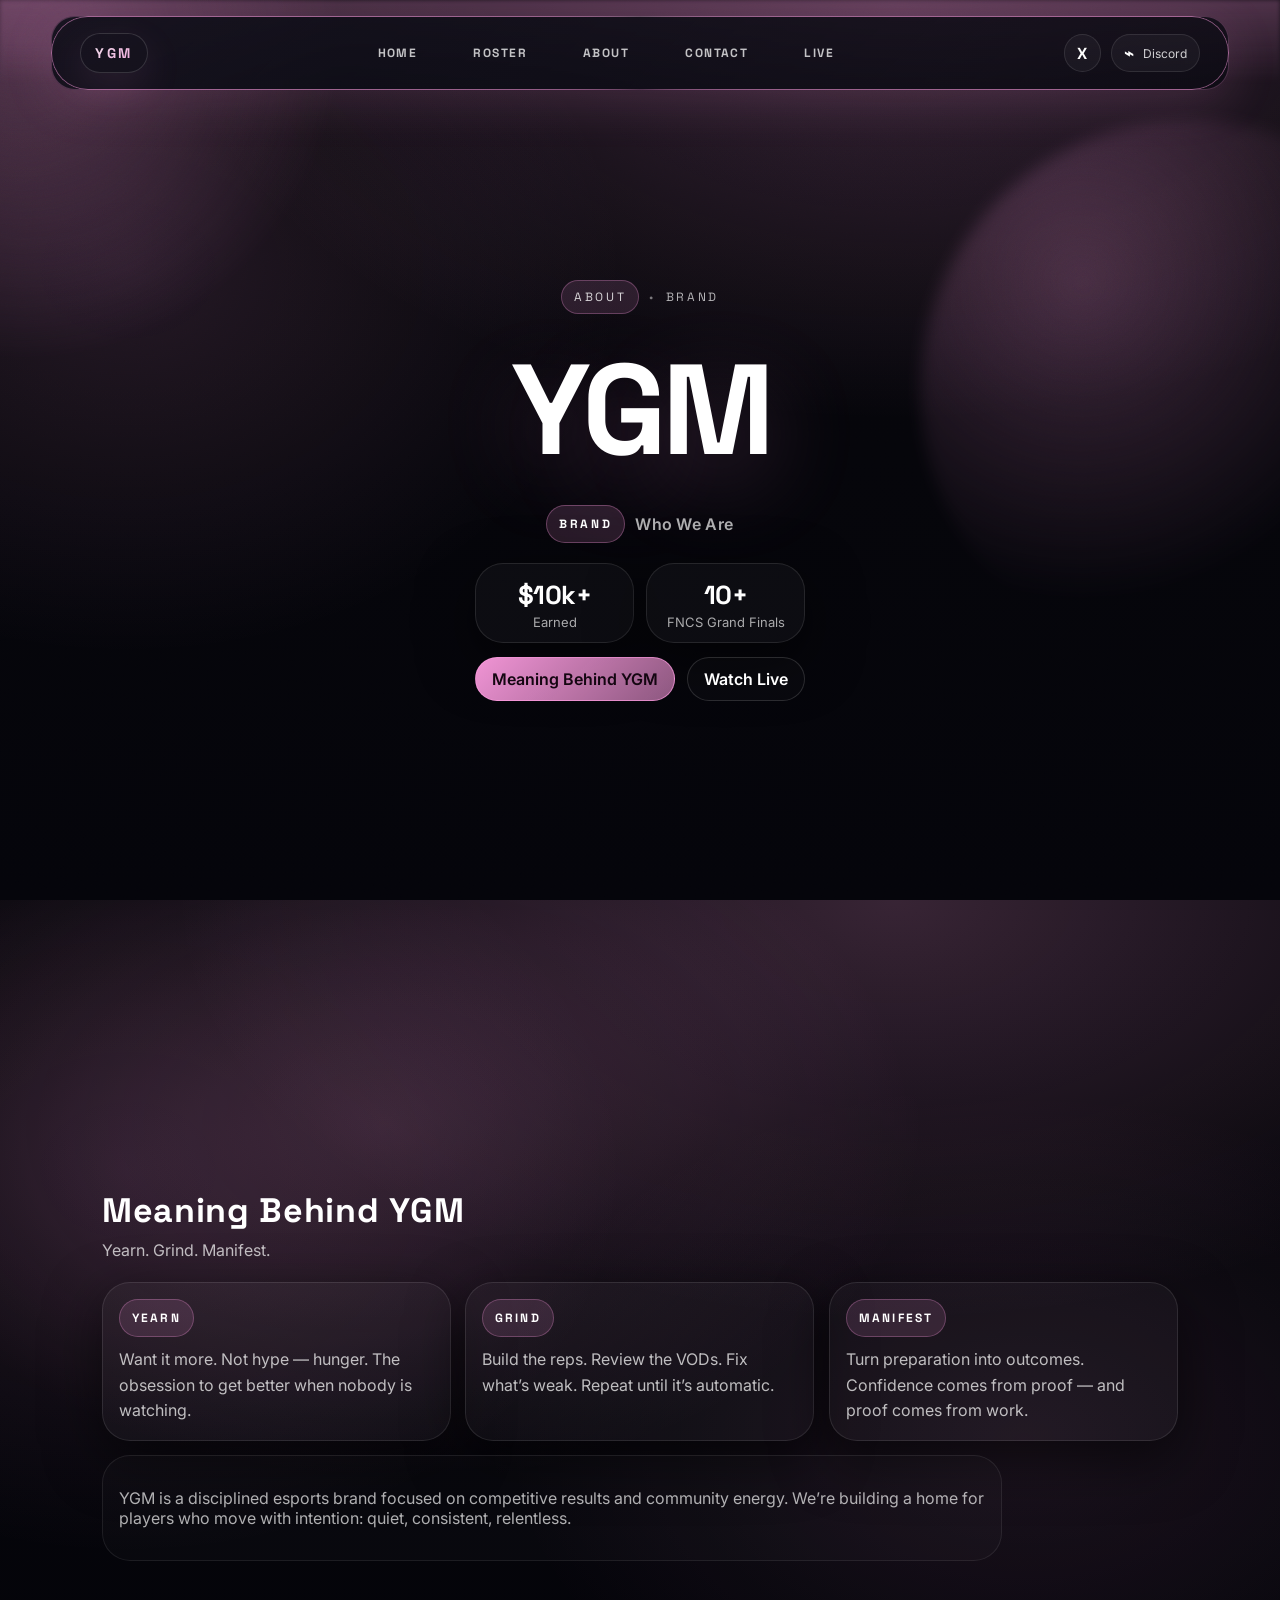
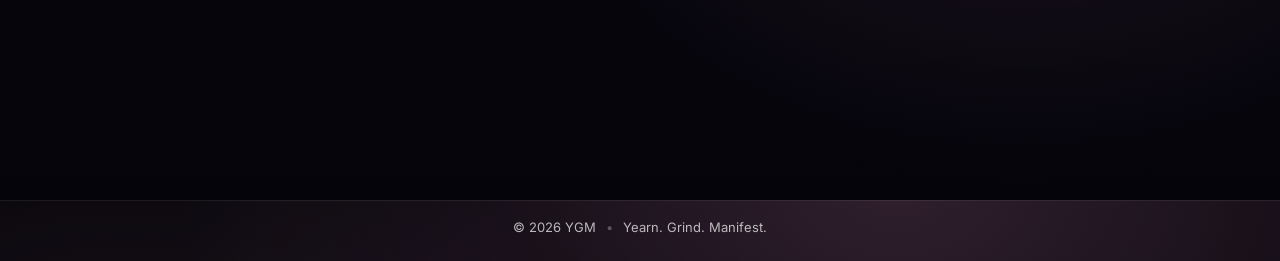
<file: about/index.html>
<!doctype html>
<html lang="en">
<head>
  <meta charset="UTF-8" />
  <meta name="viewport" content="width=device-width,initial-scale=1.0"/>
  <title>YGM — About</title>

  <link rel="preconnect" href="https://fonts.googleapis.com">
  <link rel="preconnect" href="https://fonts.gstatic.com" crossorigin>
  <link href="https://fonts.googleapis.com/css2?family=Space+Grotesk:wght@400;500;600;700;800;900&family=Inter:wght@400;500;600&display=swap" rel="stylesheet">

  <link rel="stylesheet" href="../styles.css"/>
</head>
<body>
   <div class="top-glow" aria-hidden="true"></div>

  <header class="nav-wrap">
    <nav class="nav pill">
      <a class="brand" href="../index.html#home" aria-label="YGM home">
        <span class="brand-text">YGM</span>
      </a>

      <div class="nav-links">
        <a href="../index.html#home" class="nav-link">Home</a>
        <a href="../roster.html" class="nav-link">Roster</a>
        <a href="../about.html" class="nav-link" is-active>About</a>
        <a href="../contact.html" class="nav-link">Contact</a>
        <a href="../index.html#live" class="nav-link">Live</a>
      </div>

      <div class="nav-actions">
        <a class="icon-btn" href="https://x.com/ygmbrand" target="_blank" rel="noreferrer" aria-label="X (Twitter)">
          <span class="icon">X</span>
        </a>
        <a class="icon-btn" href="https://discord.gg/zEQugFgn9f" target="_blank" rel="noreferrer" aria-label="Discord">
          <span class="icon">⌁</span>
          <span class="icon-sub">Discord</span>
        </a>
      </div>
    </nav>
  </header>

  <main>
    <!-- PAGE 1 -->
    <section class="section about-hero" id="about">
      <div class="about-bg" aria-hidden="true">
        <div class="sakura sakura-a"></div>
        <div class="sakura sakura-b"></div>
        <div class="grain"></div>
      </div>

      <div class="container">
        <div class="about-hero-inner">
          <div class="about-kicker reveal">
            <span class="kicker-pill">About</span>
            <span class="dot">•</span>
            <span class="kicker">Brand</span>
          </div>

          <h1 class="about-title reveal" data-delay="90">YGM</h1>

          <div class="about-subline reveal" data-delay="160">
            <span class="about-subtag">BRAND</span>
            <span class="about-subcopy">who we are</span>
          </div>

          <div class="about-stats reveal" data-delay="240">
            <div class="stat-box">
              <div class="stat-value">$10k+</div>
              <div class="stat-label">Earned</div>
            </div>
            <div class="stat-box">
              <div class="stat-value">10+</div>
              <div class="stat-label">FNCS Grand Finals</div>
            </div>
          </div>

          <div class="about-cta reveal" data-delay="320">
            <a class="btn primary" href="#meaning">Meaning Behind YGM</a>
            <a class="btn ghost" href="../index.html#live">Watch Live</a>
          </div>
        </div>
      </div>
    </section>

    <!-- PAGE 2 -->
    <section class="section about-meaning" id="meaning">
      <div class="meaning-bg" aria-hidden="true"></div>

      <div class="container">
        <div class="section-head reveal">
          <h2 class="section-title">Meaning Behind YGM</h2>
          <p class="section-sub">Yearn. Grind. Manifest.</p>
        </div>

        <div class="meaning-grid">
          <div class="meaning-card reveal">
            <div class="meaning-tag">Yearn</div>
            <p class="meaning-text">
              Want it more. Not hype — hunger. The obsession to get better when nobody is watching.
            </p>
          </div>

          <div class="meaning-card reveal" data-delay="90">
            <div class="meaning-tag">Grind</div>
            <p class="meaning-text">
              Build the reps. Review the VODs. Fix what’s weak. Repeat until it’s automatic.
            </p>
          </div>

          <div class="meaning-card reveal" data-delay="170">
            <div class="meaning-tag">Manifest</div>
            <p class="meaning-text">
              Turn preparation into outcomes. Confidence comes from proof — and proof comes from work.
            </p>
          </div>
        </div>

        <div class="meaning-wide reveal" data-delay="250">
          <p>
            YGM is a disciplined esports brand focused on competitive results and community energy.
            We’re building a home for players who move with intention: quiet, consistent, relentless.
          </p>
        </div>
      </div>
    </section>

    <footer class="footer">
      <div class="container footer-inner">
        <span>© <span id="year"></span> YGM</span>
        <span class="footer-dot">•</span>
        <span>Yearn. Grind. Manifest.</span>
      </div>
    </footer>
  </main>

  <script src="../app.js"></script>
</body>
</html>
</file>
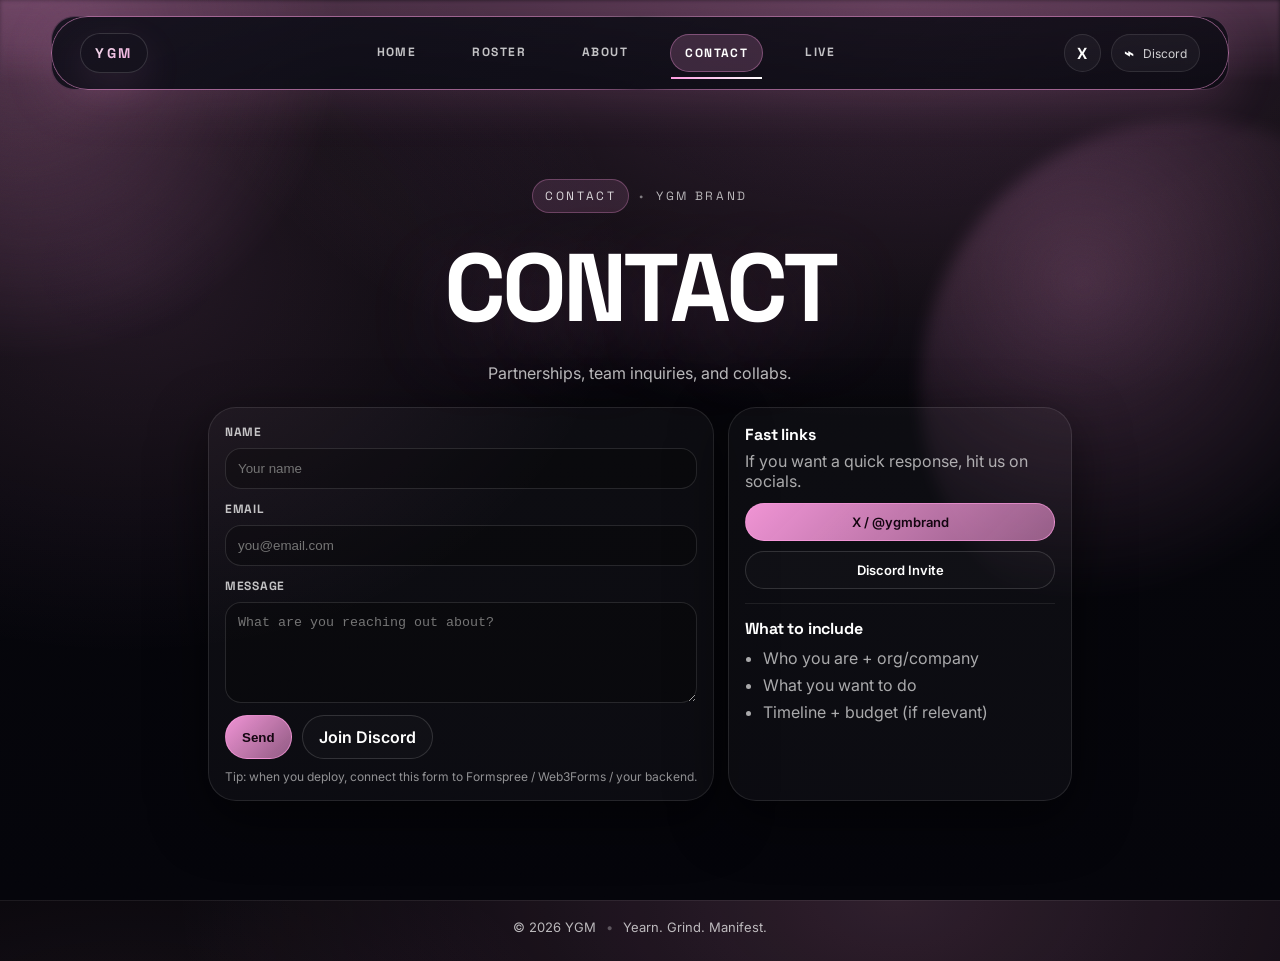
<file: contact/index.html>
<!doctype html>
<html lang="en">
<head>
  <meta charset="UTF-8" />
  <meta name="viewport" content="width=device-width,initial-scale=1.0"/>
  <title>YGM — Contact</title>

  <link rel="preconnect" href="https://fonts.googleapis.com">
  <link rel="preconnect" href="https://fonts.gstatic.com" crossorigin>
  <link href="https://fonts.googleapis.com/css2?family=Space+Grotesk:wght@400;500;600;700;800;900&family=Inter:wght@400;500;600&display=swap" rel="stylesheet">

  <link rel="stylesheet" href="../styles.css"/>
</head>
<body>
   <div class="top-glow" aria-hidden="true"></div>

  <header class="nav-wrap">
    <nav class="nav pill">
      <a class="brand" href="../index.html#home" aria-label="YGM home">
        <span class="brand-text">YGM</span>
      </a>

      <div class="nav-links">
        <a href="../index.html#home" class="nav-link">Home</a>
        <a href="../roster.html" class="nav-link">Roster</a>
        <a href="../about.html" class="nav-link">About</a>
        <a href="../contact.html" class="nav-link is-active">Contact</a>
        <a href="../index.html#live" class="nav-link">Live</a>
      </div>

      <div class="nav-actions">
        <a class="icon-btn" href="https://x.com/ygmbrand" target="_blank" rel="noreferrer" aria-label="X (Twitter)">
          <span class="icon">X</span>
        </a>
        <a class="icon-btn" href="https://discord.gg/zEQugFgn9f" target="_blank" rel="noreferrer" aria-label="Discord">
          <span class="icon">⌁</span>
          <span class="icon-sub">Discord</span>
        </a>
      </div>
    </nav>
  </header>

  <main>
    <section class="section contact-hero" id="contact">
      <div class="contact-bg" aria-hidden="true">
        <div class="sakura sakura-a"></div>
        <div class="sakura sakura-b"></div>
        <div class="grain"></div>
      </div>

      <div class="container">
        <div class="contact-inner">
          <div class="hero-kicker reveal">
            <span class="kicker-pill">Contact</span>
            <span class="dot">•</span>
            <span class="kicker">YGM Brand</span>
          </div>

          <h1 class="contact-title reveal" data-delay="90">CONTACT</h1>
          <p class="contact-sub reveal" data-delay="160">Partnerships, team inquiries, and collabs.</p>

          <div class="contact-grid">
            <form class="contact-card reveal" data-delay="240" onsubmit="event.preventDefault(); alert('Sent! (Hook this to your email service when ready)');">
              <div class="field">
                <label>Name</label>
                <input type="text" placeholder="Your name" required>
              </div>
              <div class="field">
                <label>Email</label>
                <input type="email" placeholder="you@email.com" required>
              </div>
              <div class="field">
                <label>Message</label>
                <textarea rows="5" placeholder="What are you reaching out about?" required></textarea>
              </div>

              <div class="contact-actions">
                <button class="btn primary" type="submit">Send</button>
                <a class="btn ghost" href="https://discord.gg/zEQugFgn9f" target="_blank" rel="noreferrer">Join Discord</a>
              </div>

              <div class="mini-note">
                Tip: when you deploy, connect this form to Formspree / Web3Forms / your backend.
              </div>
            </form>

            <aside class="contact-card side reveal" data-delay="320">
              <div class="side-title">Fast links</div>
              <p class="side-sub">If you want a quick response, hit us on socials.</p>
              <div class="side-links">
                <a class="btn primary small" href="https://x.com/ygmbrand" target="_blank" rel="noreferrer">X / @ygmbrand</a>
                <a class="btn ghost small" href="https://discord.gg/zEQugFgn9f" target="_blank" rel="noreferrer">Discord Invite</a>
              </div>

              <div class="divider"></div>

              <div class="side-title">What to include</div>
              <ul class="side-list">
                <li>Who you are + org/company</li>
                <li>What you want to do</li>
                <li>Timeline + budget (if relevant)</li>
              </ul>
            </aside>
          </div>
        </div>
      </div>
    </section>

    <footer class="footer">
      <div class="container footer-inner">
        <span>© <span id="year"></span> YGM</span>
        <span class="footer-dot">•</span>
        <span>Yearn. Grind. Manifest.</span>
      </div>
    </footer>
  </main>

  <script src="../app.js"></script>
</body>
</html>
</file>
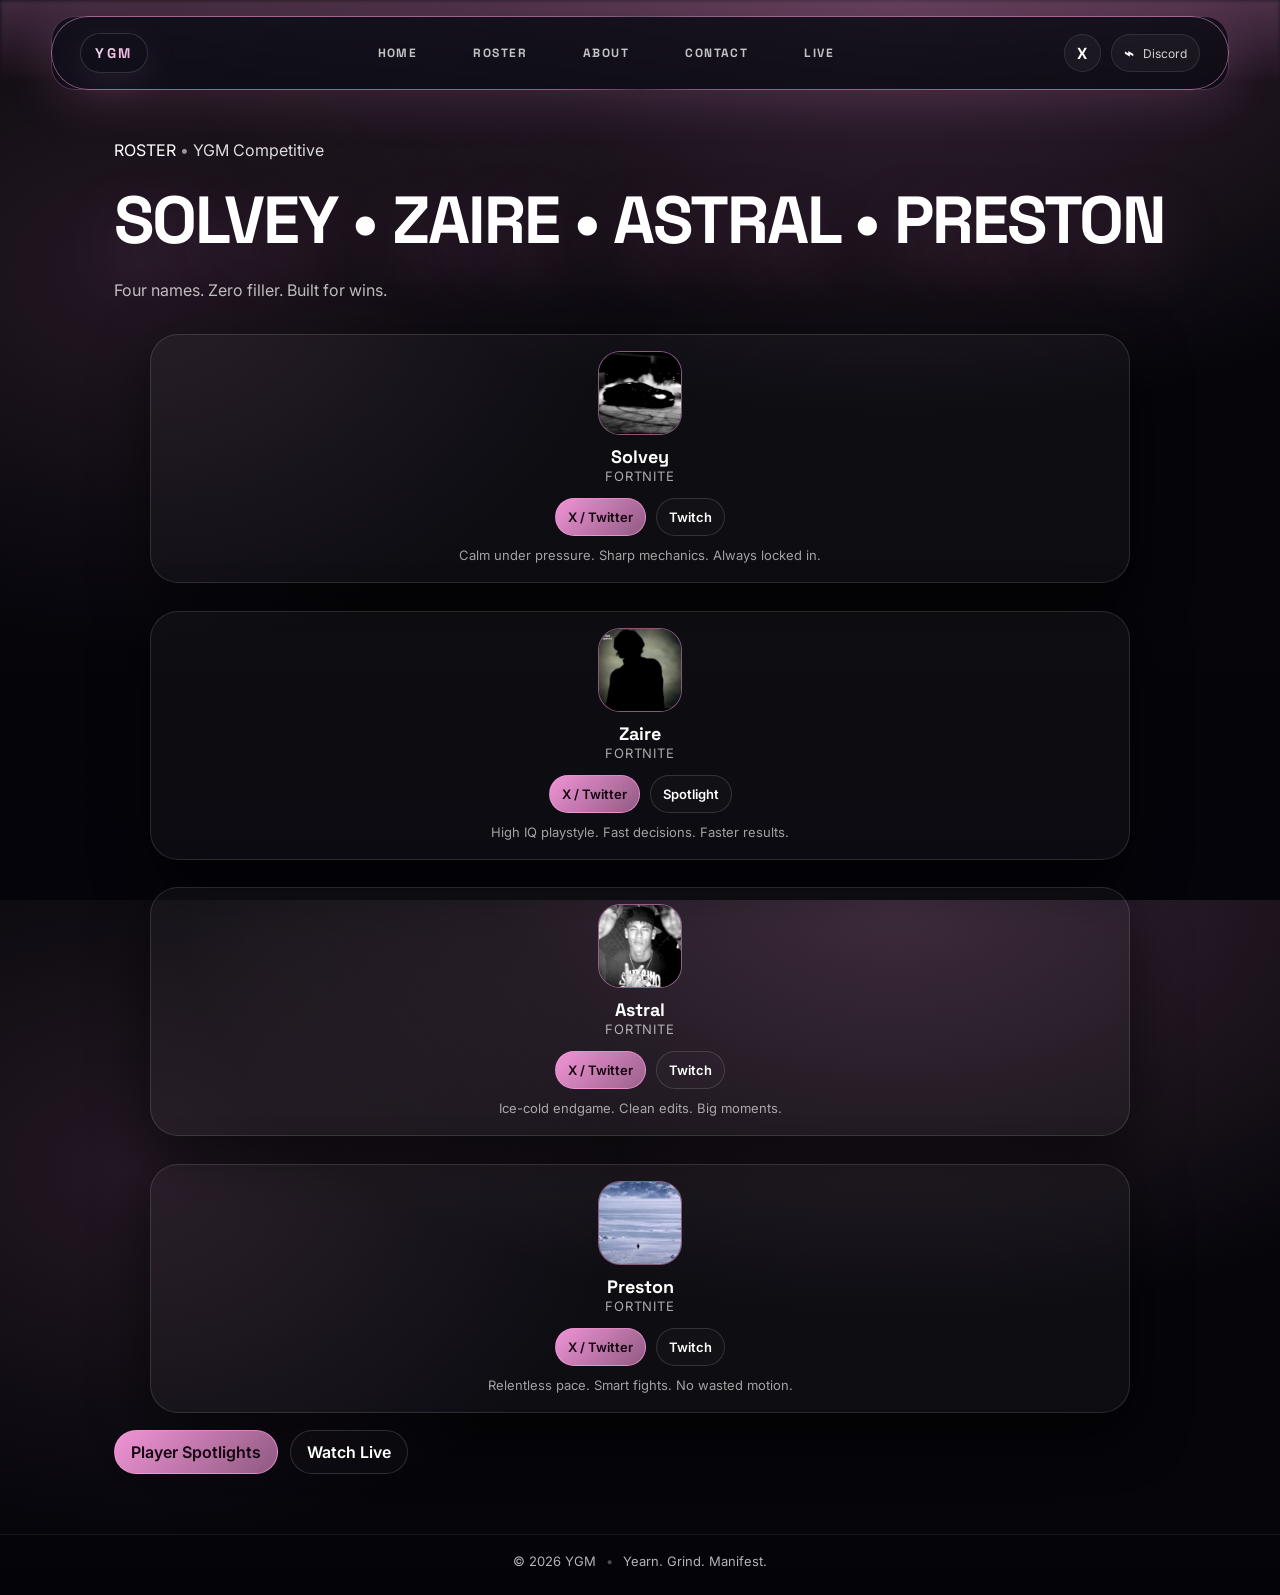
<file: roster/index.html>
<!doctype html>
<html lang="en">
<head>
  <meta charset="UTF-8" />
  <meta name="viewport" content="width=device-width,initial-scale=1.0"/>
  <title>YGM — Roster</title>

  <link rel="preconnect" href="https://fonts.googleapis.com">
  <link rel="preconnect" href="https://fonts.gstatic.com" crossorigin>
  <link href="https://fonts.googleapis.com/css2?family=Space+Grotesk:wght@400;500;600;700;800;900&family=Inter:wght@400;500;600&display=swap" rel="stylesheet">

  <link rel="stylesheet" href="../styles.css"/>
</head>
<body>
   <div class="top-glow" aria-hidden="true"></div>

  <header class="nav-wrap">
    <nav class="nav pill">
      <a class="brand" href="../index.html#home" aria-label="YGM home">
        <span class="brand-text">YGM</span>
      </a>

      <div class="nav-links">
        <a href="../index.html#home" class="nav-link">Home</a>
        <a href="../roster.html" class="nav-link" is-active>Roster</a>
        <a href="../about.html" class="nav-link">About</a>
        <a href="../contact.html" class="nav-link">Contact</a>
        <a href="../index.html#live" class="nav-link">Live</a>
      </div>

      <div class="nav-actions">
        <a class="icon-btn" href="https://x.com/ygmbrand" target="_blank" rel="noreferrer" aria-label="X (Twitter)">
          <span class="icon">X</span>
        </a>
        <a class="icon-btn" href="https://discord.gg/zEQugFgn9f" target="_blank" rel="noreferrer" aria-label="Discord">
          <span class="icon">⌁</span>
          <span class="icon-sub">Discord</span>
        </a>
      </div>
    </nav>
  </header>

  <main>
    <!-- ROSTER (SAME SCREEN) -->
    
    <section class="section roster-hero" id="top">
      <div class="container">
        <div class="hero-inner">
          <div class="kicker-row reveal" data-delay="0">
            <span class="pill">ROSTER</span>
            <span class="dot">•</span>
            <span class="kicker">YGM Competitive</span>
          </div>

          <h1 class="roster-title reveal" data-delay="90">SOLVEY • ZAIRE • ASTRAL • PRESTON</h1>
          <p class="hero-sub reveal" data-delay="170">Four names. Zero filler. Built for wins.</p>

          <div class="roster-inline reveal" data-delay="260">
            <div class="roster-grid">
              <!-- Solvey -->
              <article class="player-card reveal">
                <div class="player-top">
                  <div class="player-pfp">
                    <img src="../assets/pfp-solvey.jpg" alt="Solvey profile picture">
                  </div>
                  <div class="player-meta">
                    <div class="player-name">Solvey</div>
                    <div class="player-role">FORTNITE</div>
                  </div>
                </div>

                <div class="player-actions">
                  <a class="btn primary small" href="https://x.com/solveyfn6" target="_blank" rel="noreferrer">X / Twitter</a>
                  <a class="btn ghost small" href="https://www.twitch.tv/solveyfn" target="_blank" rel="noreferrer">Twitch</a>
                </div>

                <div class="player-bio">Calm under pressure. Sharp mechanics. Always locked in.</div>
              </article>

              <!-- Zaire -->
              <article class="player-card reveal" data-delay="80">
                <div class="player-top">
                  <div class="player-pfp">
                    <img src="../assets/pfp-zaire.jpg" alt="Zaire profile picture">
                  </div>
                  <div class="player-meta">
                    <div class="player-name">Zaire</div>
                    <div class="player-role">FORTNITE</div>
                  </div>
                </div>

                <div class="player-actions">
                  <a class="btn primary small" href="https://x.com/AyyZaire" target="_blank" rel="noreferrer">X / Twitter</a>
                  <a class="btn ghost small" href="../index.html#spotlights" rel="noreferrer">Spotlight</a>
                </div>

                <div class="player-bio">High IQ playstyle. Fast decisions. Faster results.</div>
              </article>

              <!-- Astral -->
              <article class="player-card reveal" data-delay="160">
                <div class="player-top">
                  <div class="player-pfp">
                    <img src="../assets/pfp-astral.jpg" alt="Astral profile picture">
                  </div>
                  <div class="player-meta">
                    <div class="player-name">Astral</div>
                    <div class="player-role">FORTNITE</div>
                  </div>
                </div>

                <div class="player-actions">
                  <a class="btn primary small" href="https://x.com/astralfnt" target="_blank" rel="noreferrer">X / Twitter</a>
                  <a class="btn ghost small" href="https://www.twitch.tv/astrlfnt" target="_blank" rel="noreferrer">Twitch</a>
                </div>

                <div class="player-bio">Ice-cold endgame. Clean edits. Big moments.</div>
              </article>

              <!-- Preston -->
              <article class="player-card reveal" data-delay="240">
                <div class="player-top">
                  <div class="player-pfp">
                    <img src="../assets/pfp-preston.jpg" alt="Preston profile picture">
                  </div>
                  <div class="player-meta">
                    <div class="player-name">Preston</div>
                    <div class="player-role">FORTNITE</div>
                  </div>
                </div>

                <div class="player-actions">
                  <a class="btn primary small" href="https://x.com/preston4321__" target="_blank" rel="noreferrer">X / Twitter</a>
                  <a class="btn ghost small" href="https://www.twitch.tv/preston4321_" target="_blank" rel="noreferrer">Twitch</a>
                </div>

                <div class="player-bio">Relentless pace. Smart fights. No wasted motion.</div>
              </article>
            </div>
          </div>

          <div class="hero-cta reveal" data-delay="340">
            <a class="btn primary" href="../index.html#spotlights">Player Spotlights</a>
            <a class="btn ghost" href="../index.html#live">Watch Live</a>
          </div>
        </div>
      </div>
    </section>


    <footer class="footer">
      <div class="container footer-inner">
        <span>© <span id="year"></span> YGM</span>
        <span class="footer-dot">•</span>
        <span>Yearn. Grind. Manifest.</span>
      </div>
    </footer>
  </main>

  <script src="../app.js"></script>
</body>
</html>
</file>
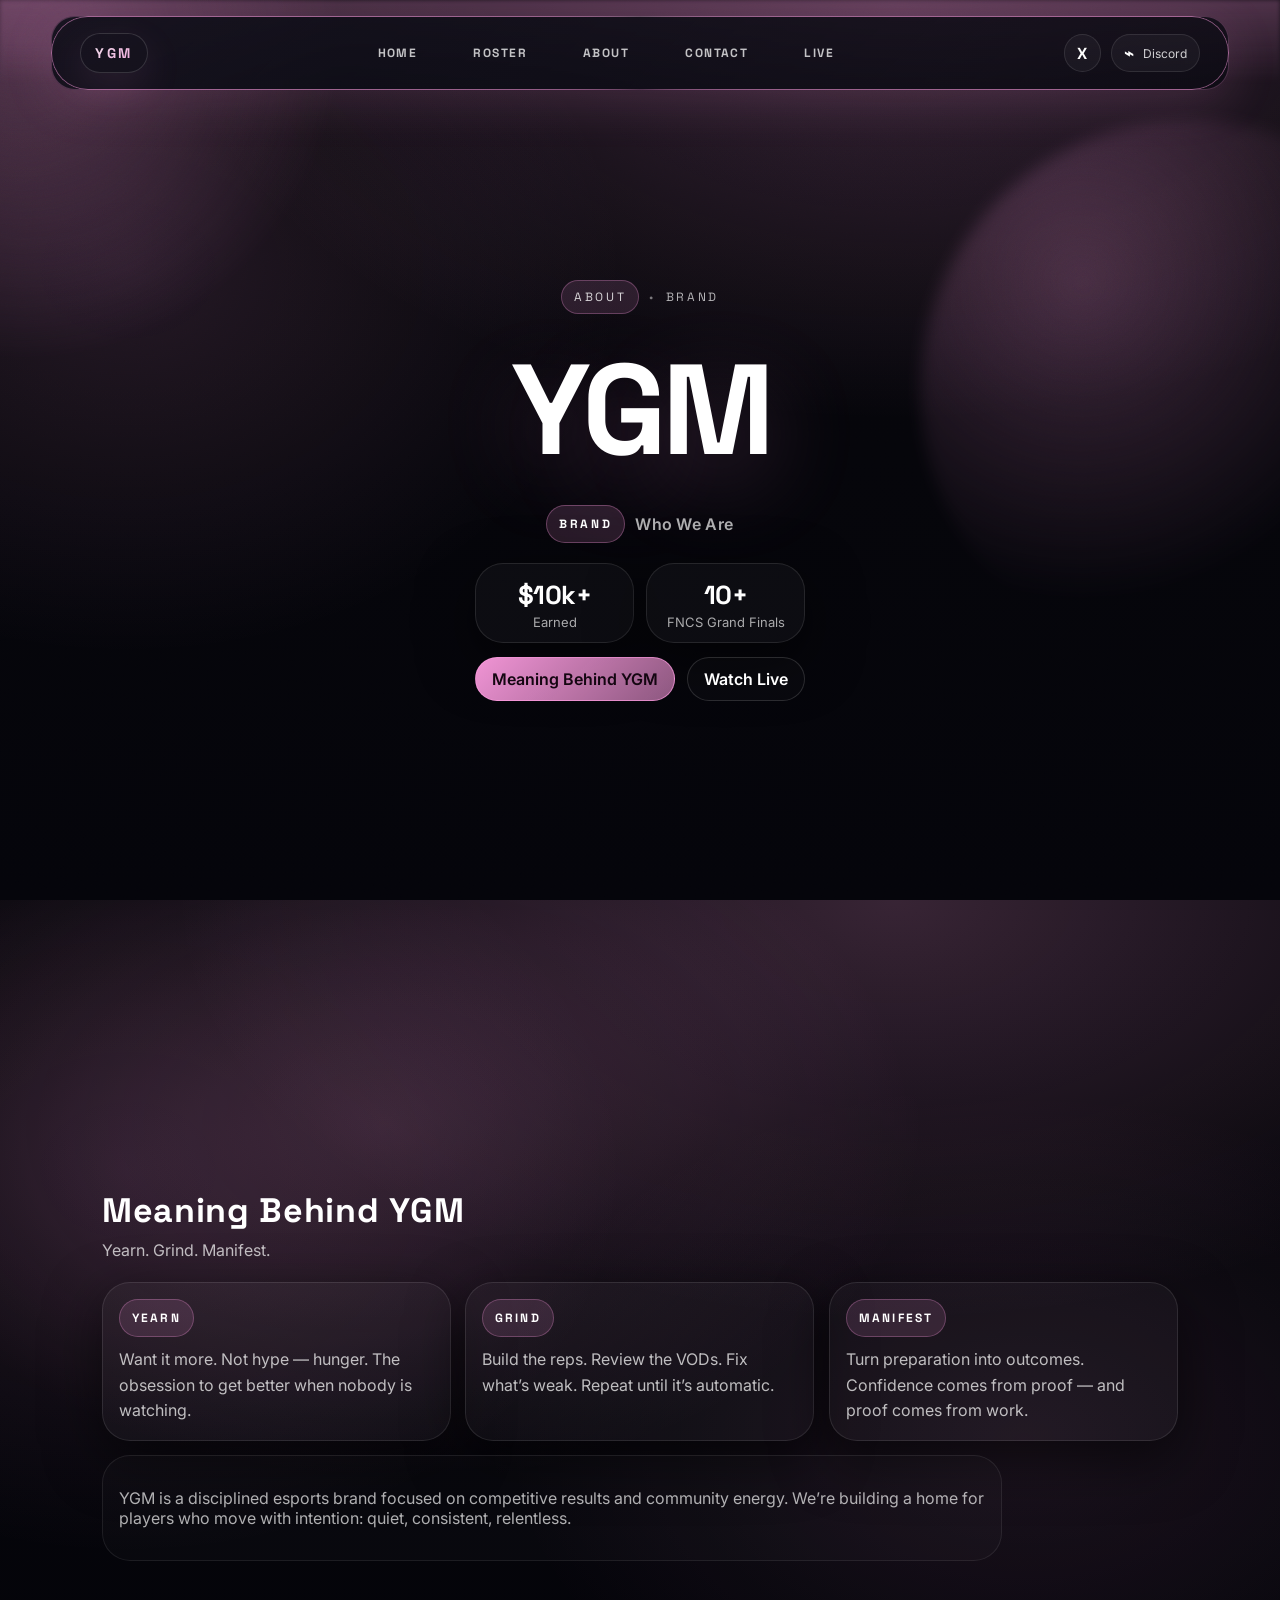
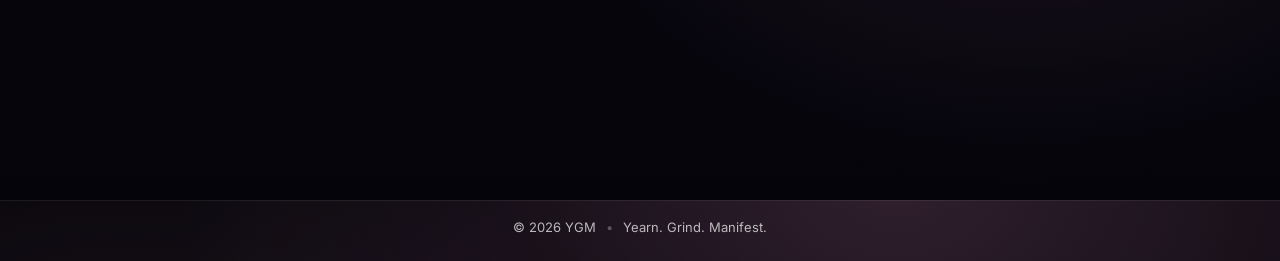
<file: about.html>
<!doctype html>
<html lang="en">
<head>
  <meta charset="utf-8" />
  <meta name="viewport" content="width=device-width,initial-scale=1" />
  <meta http-equiv="refresh" content="0; url=about/index.html" />
  <link rel="canonical" href="/about/" />
  <title>Redirecting…</title>
  <style>body{margin:0;display:grid;place-items:center;min-height:100vh;background:#07070c;color:#fff;font-family:system-ui,Segoe UI,Roboto,Arial,sans-serif}a{color:#fd9ce0}</style>
</head>
<body>
  <div>Redirecting… <a href="about/index.html">Continue</a></div>
  <script>location.replace("about/index.html");</script>
</body>
</html>
</file>
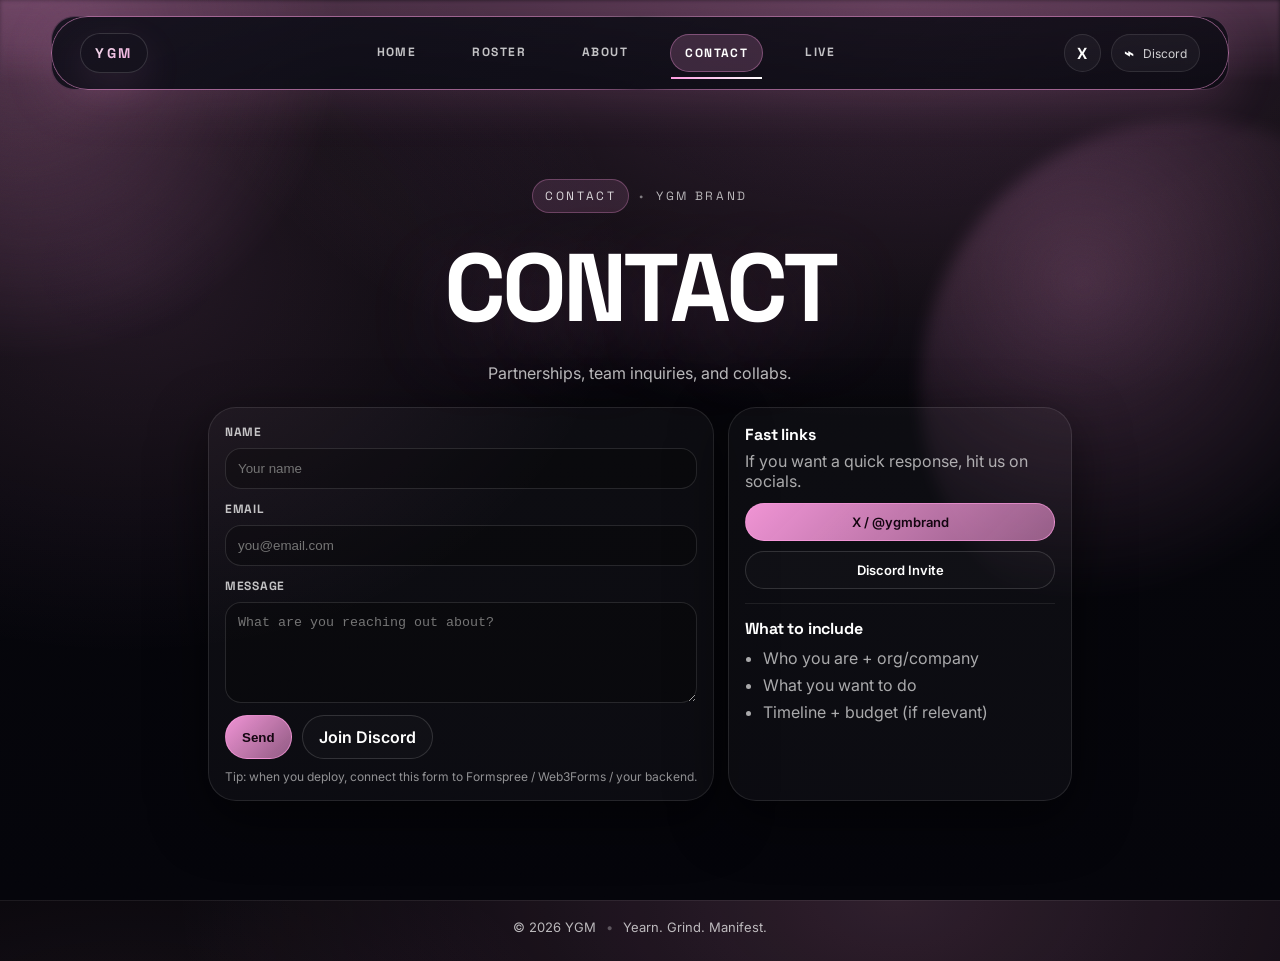
<file: contact.html>
<!doctype html>
<html lang="en">
<head>
  <meta charset="utf-8" />
  <meta name="viewport" content="width=device-width,initial-scale=1" />
  <meta http-equiv="refresh" content="0; url=contact/index.html" />
  <link rel="canonical" href="/contact/" />
  <title>Redirecting…</title>
  <style>body{margin:0;display:grid;place-items:center;min-height:100vh;background:#07070c;color:#fff;font-family:system-ui,Segoe UI,Roboto,Arial,sans-serif}a{color:#fd9ce0}</style>
</head>
<body>
  <div>Redirecting… <a href="contact/index.html">Continue</a></div>
  <script>location.replace("contact/index.html");</script>
</body>
</html>
</file>
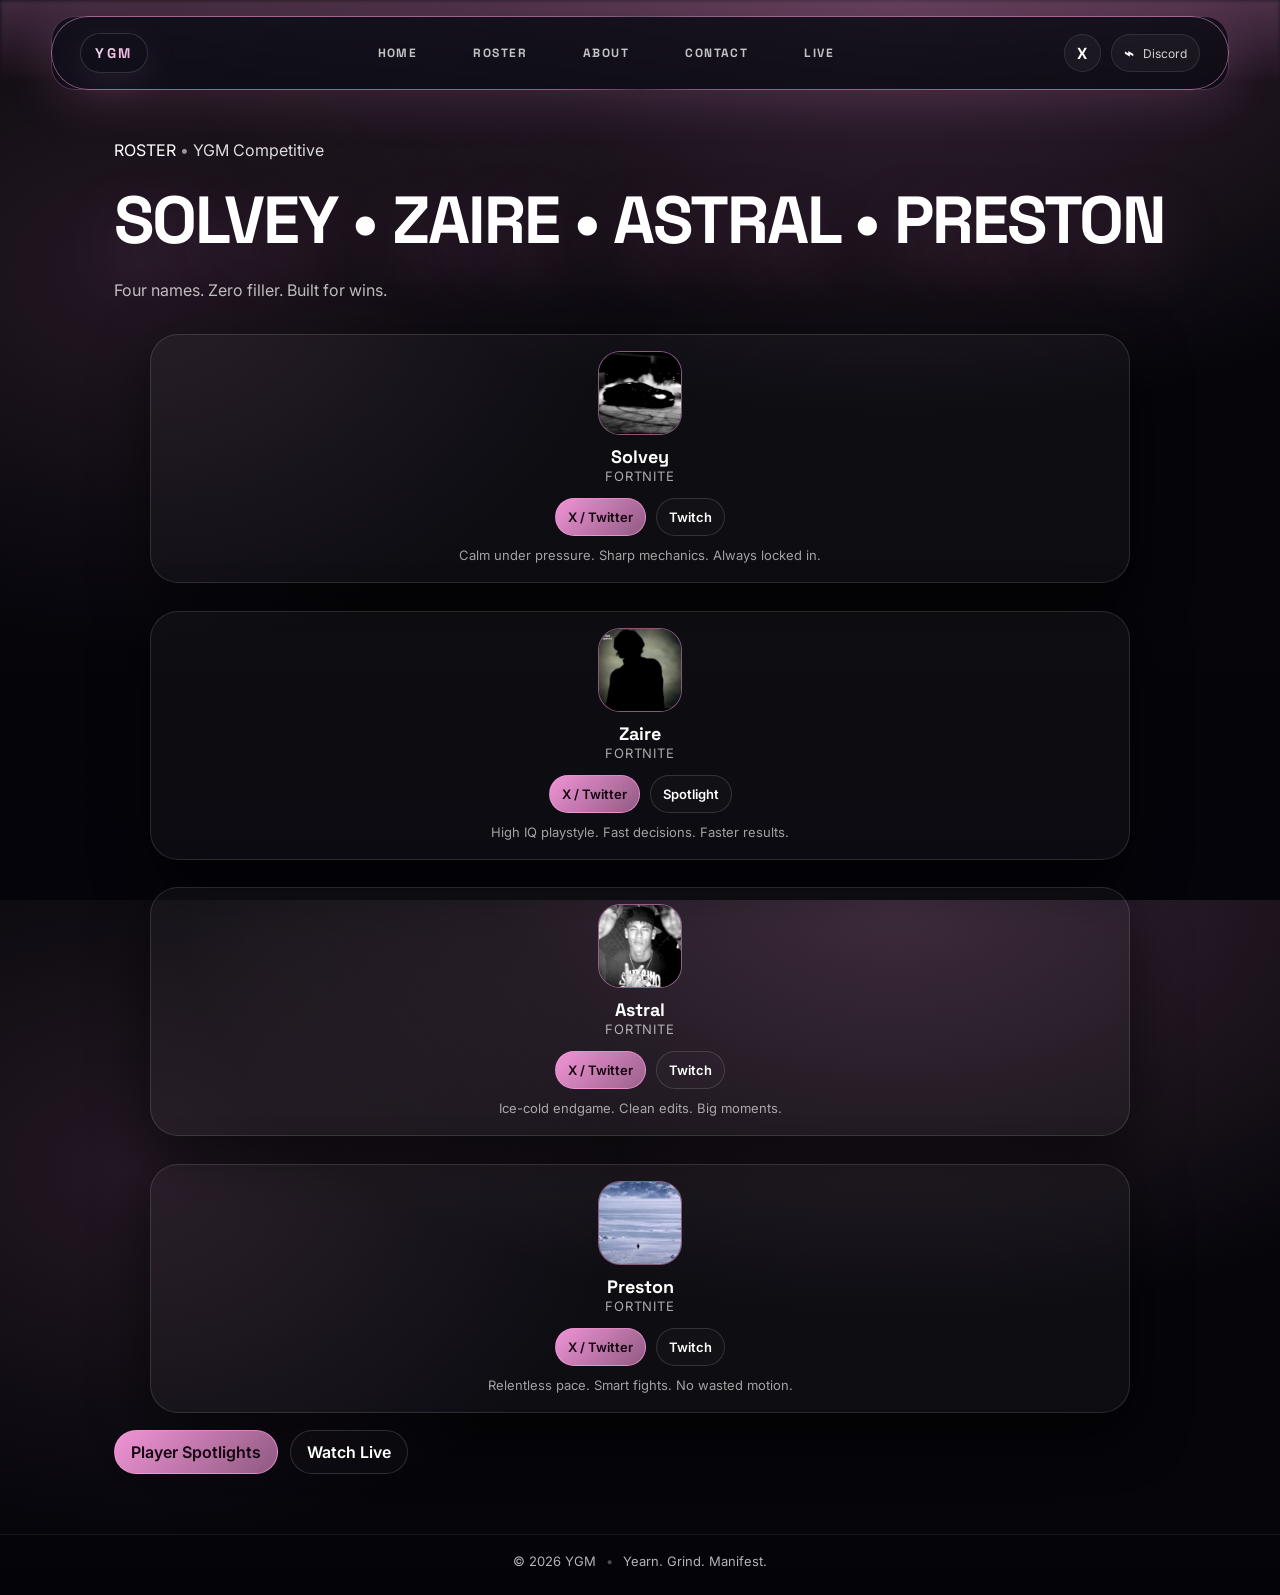
<file: roster.html>
<!doctype html>
<html lang="en">
<head>
  <meta charset="utf-8" />
  <meta name="viewport" content="width=device-width,initial-scale=1" />
  <meta http-equiv="refresh" content="0; url=roster/index.html" />
  <link rel="canonical" href="/roster/" />
  <title>Redirecting…</title>
  <style>body{margin:0;display:grid;place-items:center;min-height:100vh;background:#07070c;color:#fff;font-family:system-ui,Segoe UI,Roboto,Arial,sans-serif}a{color:#fd9ce0}</style>
</head>
<body>
  <div>Redirecting… <a href="roster/index.html">Continue</a></div>
  <script>location.replace("roster/index.html");</script>
</body>
</html>
</file>
<file: styles.css>
/* ------------------------------
   YGM — Main Page
   Colors: #ffffff + #fd9ce0
-------------------------------- */
:root{
  --bg:#06060a;
  --fg:#ffffff;
  --pink:#fd9ce0;
  --pink2:#ffb7ea;
  --muted:rgba(255,255,255,.72);
  --muted2:rgba(255,255,255,.55);
  --glass:rgba(255,255,255,.06);
  --glass2:rgba(255,255,255,.10);
  --shadow:0 18px 55px rgba(0,0,0,.55);
  --radius:18px;
  --radius2:28px;
  --max:1120px;
}

*{box-sizing:border-box}
html,body{height:100%}
body{
  margin:0;
  font-family: Inter, system-ui, -apple-system, Segoe UI, Roboto, Arial, sans-serif;
  color:var(--fg);
  background:
    radial-gradient(1200px 700px at 70% 0%, rgba(253,156,224,.20), transparent 60%),
    radial-gradient(900px 700px at 10% 30%, rgba(253,156,224,.12), transparent 55%),
    linear-gradient(180deg, #06060a 0%, #05050a 50%, #04040a 100%);
  overflow-x:hidden;
}

a{color:inherit; text-decoration:none}
img{max-width:100%; display:block}
.container{max-width:var(--max); margin:0 auto; padding:0 22px}

/* Top glow bar */
.top-glow{
  position:fixed; inset:0 0 auto 0; height:120px; pointer-events:none;
  background: linear-gradient(180deg, rgba(253,156,224,.22), transparent 70%);
  z-index:5;
  filter: blur(2px);
}

/* NAV */
.nav-wrap{
  position:fixed; top:16px; left:0; right:0;
  display:flex; justify-content:center;
  z-index:50;
}

.nav.pill{
  display:flex;
  justify-content:space-between;
  align-items:center;
  padding:16px 28px;
  width:min(1200px, 92%);
  border-radius:24px;
  background:linear-gradient(135deg, rgba(15,15,25,.9), rgba(10,10,18,.8));
  border:1px solid rgba(253,156,224,.25);
  box-shadow: 0 10px 50px rgba(253,156,224,.15);
  backdrop-filter: blur(18px);
}


.brand{display:flex; align-items:center; gap:10px}
.brand-text{
  font-family:"Space Grotesk", Inter, sans-serif;
  font-weight:800;
  letter-spacing:.18em;
  text-transform:uppercase;
  font-size:14px;
  padding:10px 14px;
  border-radius:999px;
  background: rgba(255,255,255,.04);
  border: 1px solid rgba(255,255,255,.10);
  box-shadow: 0 14px 40px rgba(253,156,224,.10);
}
.brand-logo{
  height:34px; width:auto;
  filter: drop-shadow(0 10px 18px rgba(253,156,224,.18));
}


.nav-links{
  display:flex;
  gap:28px;
}

.nav-link{
  font-family: "Space Grotesk", Inter, sans-serif;
  font-weight:600;
  font-size:12px;
  letter-spacing:.22em;
  text-transform:uppercase;
  padding:10px 14px;
  border-radius:999px;
  color:rgba(255,255,255,.76);
  position:relative;
  transition: transform .25s ease, background .25s ease, color .25s ease;
}
.nav-link:hover{transform: translateY(-1px); color:#fff}
.nav-link.is-active{
  background: rgba(253,156,224,.18);
  border:1px solid rgba(253,156,224,.35);
  color:#fff;
}

.nav-actions{display:flex; align-items:center; gap:10px}
.icon-btn{
  display:flex; align-items:center; gap:8px;
  height:38px;
  padding:0 12px;
  border-radius:999px;
  background: rgba(255,255,255,.04);
  border:1px solid rgba(255,255,255,.10);
  transition: transform .25s ease, border-color .25s ease, background .25s ease;
  white-space:nowrap;
}
.icon-btn:hover{
  transform: translateY(-1px);
  border-color: rgba(253,156,224,.55);
  background: rgba(253,156,224,.10);
}
.icon{font-family:"Space Grotesk", Inter, sans-serif; font-weight:700; letter-spacing:.06em}
.icon-sub{font-size:12px; color:rgba(255,255,255,.80)}

/* SECTIONS */
.section{
  position:relative;
  min-height:76vh;
  display:flex;
  align-items:center;
  padding:100px 0 60px;
}
.section-head{margin-bottom:22px}
.section-title{
  margin:0 0 8px;
  font-family:"Space Grotesk", Inter, sans-serif;
  font-size:34px;
  letter-spacing:.02em;
}
.section-sub{margin:0; color:var(--muted); max-width:60ch}

/* HERO */
.hero{padding-top:140px}
.hero-inner{
  display:flex;
  flex-direction:column;
  align-items:flex-start;
  gap:18px;
}

.hero-bg{
  position:absolute; inset:0; overflow:hidden;
}
.grain{
  position:absolute; inset:-40%;
  background-image:url("data:image/svg+xml,%3Csvg xmlns='http://www.w3.org/2000/svg' width='320' height='320'%3E%3Cfilter id='n'%3E%3CfeTurbulence type='fractalNoise' baseFrequency='.9' numOctaves='3' stitchTiles='stitch'/%3E%3C/filter%3E%3Crect width='320' height='320' filter='url(%23n)' opacity='.18'/%3E%3C/svg%3E");
  transform:rotate(8deg);
  mix-blend-mode:overlay;
  opacity:.55;
  pointer-events:none;
}

.sakura{
  position:absolute;
  width:540px; height:540px;
  border-radius:50%;
  background: radial-gradient(circle at 30% 30%, rgba(253,156,224,.30), rgba(253,156,224,.08) 45%, transparent 60%);
  filter: blur(8px);
  opacity:.9;
  animation: floaty 8s ease-in-out infinite;
}
.sakura-a{left:-140px; top:-120px}
.sakura-b{right:-180px; top:120px; animation-duration:10s; opacity:.75}
.sakura-c{left:20%; bottom:-220px; animation-duration:12s; opacity:.55}

@keyframes floaty{
  0%,100%{transform: translate3d(0,0,0) scale(1)}
  50%{transform: translate3d(18px,-14px,0) scale(1.03)}
}

.hero-kicker{
  display:flex; align-items:center; gap:10px;
  font-family:"Space Grotesk", Inter, sans-serif;
  letter-spacing:.22em;
  text-transform:uppercase;
  font-size:12px;
  color:rgba(255,255,255,.82);
}
.kicker-pill{
  padding:8px 12px;
  border-radius:999px;
  background: rgba(253,156,224,.12);
  border:1px solid rgba(253,156,224,.28);
}
.dot{opacity:.55}
.kicker{opacity:.85}

.hero-title{
  margin:0;
  font-family:"Space Grotesk", Inter, sans-serif;
  font-weight:800;
  font-size: clamp(44px, 6.2vw, 96px);
  line-height:1.02;
  letter-spacing:-.02em;
  color:#fff;
  text-transform:uppercase;
  text-shadow: 0 22px 70px rgba(253,156,224,.22);
}

.hero-sub{
  margin:0;
  font-size:16px;
  color:var(--muted);
  max-width:62ch;
}
.hero-sub .soft{color:rgba(253,156,224,.95); font-weight:600}

.hero-cta{display:flex; gap:12px; flex-wrap:wrap}
.btn{
  display:inline-flex; align-items:center; justify-content:center;
  height:44px;
  padding:0 16px;
  border-radius:999px;
  border:1px solid rgba(255,255,255,.14);
  background: rgba(255,255,255,.04);
  color:#fff;
  font-weight:600;
  transition: transform .2s ease, background .2s ease, border-color .2s ease, box-shadow .2s ease;
}
.btn:hover{transform: translateY(-1px); border-color: rgba(253,156,224,.55); box-shadow: 0 14px 40px rgba(253,156,224,.10)}
.btn.primary{
  background: linear-gradient(135deg, rgba(253,156,224,.95), rgba(253,156,224,.55));
  border-color: rgba(253,156,224,.65);
  color:#140611;
}
.btn.ghost{
  background: rgba(255,255,255,.02);
}
.btn.small{height:38px; padding:0 12px; font-size:13px}

.scroll-hint{margin-top:18px}
.scroll-pill{
  display:inline-flex; align-items:center; gap:10px;
  padding:10px 14px;
  border-radius:999px;
  background: rgba(255,255,255,.03);
  border:1px solid rgba(255,255,255,.10);
  color:rgba(255,255,255,.78);
}
.arrow{
  display:inline-block;
  animation: bob 1.2s ease-in-out infinite;
}
@keyframes bob{
  0%,100%{transform: translateY(0)}
  50%{transform: translateY(4px)}
}

/* SPOTLIGHTS */
.spotlights{
  align-items:flex-start;
  padding-top:110px;
}
.spot-grid{
  display:grid;
  grid-template-columns: repeat(12, 1fr);
  gap:18px;
}
.spot-card{
  grid-column: span 6;
  border-radius: var(--radius2);
  overflow:hidden;
  background: rgba(255,255,255,.03);
  border: 1px solid rgba(255,255,255,.10);
  box-shadow: var(--shadow);
}
.spot-link{display:block}
.spot-media{
  position:relative;
  aspect-ratio: 16 / 9;
  overflow:hidden;
}
.spot-media img{
  width:100%; height:100%;
  object-fit:cover;
  transform: scale(1.02);
  transition: transform .55s ease;
  filter: saturate(1.05) contrast(1.05);
}
.spot-overlay{
  position:absolute; inset:0;
  background: linear-gradient(180deg, rgba(0,0,0,.05) 0%, rgba(0,0,0,.65) 100%);
  opacity:.95;
}
.spot-card:hover .spot-media img{transform: scale(1.07)}
.spot-meta{
  padding:16px 16px 18px;
}
.tag{
  display:inline-flex;
  font-family:"Space Grotesk", Inter, sans-serif;
  font-size:11px;
  letter-spacing:.22em;
  text-transform:uppercase;
  padding:8px 10px;
  border-radius:999px;
  background: rgba(253,156,224,.12);
  border:1px solid rgba(253,156,224,.28);
  margin-bottom:10px;
}
.spot-title{
  margin:0 0 6px;
  font-family:"Space Grotesk", Inter, sans-serif;
  font-size:22px;
  letter-spacing:.01em;
}
.spot-title span{color:var(--pink)}
.spot-desc{margin:0; color:var(--muted2)}

/* LIVE */
.live{
  align-items:flex-start;
  padding-top:110px;
}
.live-bg{
  position:absolute; inset:0; overflow:hidden;
}
.gridlines{
  position:absolute; inset:0;
  background:
    linear-gradient(to right, rgba(253,156,224,.12) 1px, transparent 1px),
    linear-gradient(to bottom, rgba(253,156,224,.10) 1px, transparent 1px);
  background-size: 90px 90px;
  mask-image: radial-gradient(circle at 35% 30%, #000 0%, transparent 62%);
  opacity:.55;
}
.torii{
  position:absolute;
  inset:-15% -10% auto auto;
  width:620px; height:620px;
  border-radius: 52px;
  background:
    radial-gradient(circle at 30% 30%, rgba(253,156,224,.26), transparent 55%),
    radial-gradient(circle at 70% 65%, rgba(255,255,255,.08), transparent 55%),
    linear-gradient(135deg, rgba(253,156,224,.12), rgba(255,255,255,.03));
  transform: rotate(12deg);
  filter: blur(0px);
  border:1px solid rgba(255,255,255,.08);
  opacity:.85;
}

.live-layout{
  display:grid;
  grid-template-columns: 1.6fr .9fr;
  gap:18px;
  align-items:start;
}
.live-player{
  border-radius: var(--radius2);
  overflow:hidden;
  background: rgba(255,255,255,.03);
  border:1px solid rgba(255,255,255,.10);
  box-shadow: var(--shadow);
}
.live-topbar{
  display:flex; align-items:center; gap:8px;
  padding:12px 14px;
  background: rgba(0,0,0,.25);
  border-bottom: 1px solid rgba(255,255,255,.08);
}
.live-dot{
  width:10px; height:10px; border-radius:50%;
  background: rgba(255,255,255,.20);
}
.live-label{margin-left:8px; color:rgba(255,255,255,.70); font-size:13px}
.embed{
  height:min(62vh, 520px);
  background: rgba(0,0,0,.45);
}
.live-footer{
  display:flex; align-items:center; justify-content:space-between;
  gap:12px;
  padding:12px 14px;
  border-top: 1px solid rgba(255,255,255,.08);
}
.hint{color:rgba(255,255,255,.60); font-size:12px}
code{font-family: ui-monospace, SFMono-Regular, Menlo, Monaco, Consolas, "Liberation Mono", monospace}

.live-side{display:flex; flex-direction:column; gap:18px}
.member-card, .coming-card{
  border-radius: var(--radius2);
  background: rgba(255,255,255,.03);
  border:1px solid rgba(255,255,255,.10);
  box-shadow: var(--shadow);
  padding:16px;
}
.member-top{
  display:flex; align-items:center; gap:12px;
  margin-bottom:12px;
}
.avatar{
  width:46px; height:46px;
  border-radius:16px;
  display:grid; place-items:center;
  font-family:"Space Grotesk", Inter, sans-serif;
  font-weight:700;
  background: rgba(253,156,224,.16);
  border:1px solid rgba(253,156,224,.30);
  color:#fff;
}
.member-name{
  font-family:"Space Grotesk", Inter, sans-serif;
  font-weight:700;
}
.member-role{color:rgba(255,255,255,.65); font-size:13px}
.member-actions{display:flex; gap:10px; flex-wrap:wrap; margin-bottom:10px}
.member-note{color:rgba(255,255,255,.60); font-size:13px}

.coming-title{
  font-family:"Space Grotesk", Inter, sans-serif;
  font-weight:700;
  margin-bottom:6px;
}
.coming-sub{margin:0 0 12px; color:rgba(255,255,255,.65)}
.chips{display:flex; gap:8px; flex-wrap:wrap}
.chip{
  padding:8px 10px;
  border-radius:999px;
  border:1px solid rgba(255,255,255,.10);
  background: rgba(255,255,255,.03);
  color:rgba(255,255,255,.76);
  font-size:12px;
}

/* FOOTER */
.footer{
  padding:18px 0 26px;
  border-top: 1px solid rgba(255,255,255,.07);
  background: rgba(0,0,0,.15);
}
.footer-inner{
  display:flex; gap:10px; align-items:center; justify-content:center;
  color:rgba(255,255,255,.70);
  font-size:13px;
}
.footer-dot{opacity:.4}

/* REVEAL ANIMATIONS */
.reveal{
  opacity:0;
  transform: translate3d(0, 28px, 0) scale(.985);
  filter: blur(7px);
  transition:
    opacity .75s ease var(--d, 0ms),
    transform .85s cubic-bezier(.2,.9,.2,1) var(--d, 0ms),
    filter .75s ease var(--d, 0ms);
  will-change: opacity, transform, filter;
}
.reveal.is-in{
  opacity:1;
  transform: translate3d(0, 0, 0) scale(1);
  filter: blur(0);
}

/* Responsive */
@media (max-width: 980px){
  
.nav-links{
  display:flex;
  gap:28px;
}

  .hero-title{letter-spacing:.01em}
  .spot-card{grid-column: span 12}
  .live-layout{grid-template-columns: 1fr}
}
@media (max-width: 520px){
  .icon-sub{display:none}
  .hero{padding-top:130px}
  .section-title{font-size:30px}
}


/* FULL-PAGE SPOTLIGHT PANELS */
.spotlights-full{
  padding-top:110px;
  align-items:stretch;
  flex-direction:column;
  gap:18px;
}
.spotlight-stack{
  width:100%;
  scroll-snap-type:y mandatory;
}
.spot-full{
  position:relative;
  min-height:76vh;
  display:flex;
  align-items:flex-end;
  padding:110px 0 70px;
  scroll-snap-align:start;
  background:
    radial-gradient(900px 600px at 70% 25%, rgba(253,156,224,.22), transparent 60%),
    linear-gradient(180deg, rgba(0,0,0,.25), rgba(0,0,0,.75)),
    var(--bg);
  background-size: cover;
  background-position: center;
  overflow:hidden;
}
.spot-full::before{
  content:"";
  position:absolute; inset:-30%;
  background:
    radial-gradient(circle at 30% 40%, rgba(253,156,224,.18), transparent 55%),
    radial-gradient(circle at 75% 55%, rgba(255,255,255,.06), transparent 60%);
  transform: rotate(8deg);
  filter: blur(2px);
  opacity:.9;
  pointer-events:none;
}
.spot-full-overlay{
  position:absolute; inset:0;
  background: linear-gradient(180deg, rgba(0,0,0,.05) 0%, rgba(0,0,0,.55) 55%, rgba(0,0,0,.88) 100%);
}
.spot-full-inner{
  position:relative;
  width:100%;
  padding-bottom:12px;
}
.spot-badge{
  display:inline-flex;
  font-family:"Space Grotesk", Inter, sans-serif;
  font-size:11px;
  letter-spacing:.24em;
  text-transform:uppercase;
  padding:10px 12px;
  border-radius:999px;
  background: rgba(253,156,224,.14);
  border:1px solid rgba(253,156,224,.32);
  margin-bottom:14px;
}
.spot-full-title{
  margin:0 0 10px;
  font-family:"Space Grotesk", Inter, sans-serif;
  font-weight:900;
  font-size: clamp(42px, 6vw, 92px);
  letter-spacing:-.03em;
  text-transform:uppercase;
}
.spot-full-title span{color:var(--pink)}
.spot-full-sub{
  margin:0 0 18px;
  max-width:60ch;
  color: rgba(255,255,255,.72);
  font-size:16px;
}
.spot-full-actions{display:flex; gap:12px; flex-wrap:wrap}

/* MORE MOTION: subtle scroll-driven sheen + hover depth */
.section{
  background: radial-gradient(900px 500px at var(--mx, 50%) var(--my, 30%), rgba(253,156,224,var(--sheen,.00)), transparent 60%);
  transition: background .25s ease;
}
.spot-full .btn, .nav.pill, .live-player, .member-card, .coming-card{
  transform: translateZ(0);
}
.spot-full:hover{
  filter: saturate(1.05);
}

/* Title sheen */
.hero-title{
  background: linear-gradient(90deg, rgba(255,255,255,.95), rgba(255,255,255,.95));
  -webkit-background-clip:text;
  background-clip:text;
}
.hero-title::after{
  content:"";
  position:absolute;
  left:-30%;
  top:0;
  width:60%;
  height:120%;
  background: linear-gradient(90deg, transparent, rgba(253,156,224,.22), transparent);
  transform: skewX(-18deg);
  filter: blur(0px);
  opacity:.0;
  pointer-events:none;
}
.hero-inner{position:relative}

/* Spotlights header blends with section above */
.spotlights-full .section-head{
  position:sticky;
  top:92px;
  z-index:3;
  padding:14px 0 10px;
  margin:0;
  background: linear-gradient(180deg, rgba(6,6,10,.92) 0%, rgba(6,6,10,.70) 70%, transparent 100%);
  backdrop-filter: blur(10px);
  border-bottom: 1px solid rgba(255,255,255,.06);
}

/* ROSTER PAGE */
.roster-hero{padding-top:140px; min-height:100vh; align-items:center}

.roster-hero-inner{
  display:flex;
  flex-direction:column;
  gap:16px;
  align-items:center;
  text-align:center;
  margin:0 auto;
  max-width:900px;
}

.roster-title{
  margin:0;
  font-family:"Space Grotesk", Inter, sans-serif;
  font-weight:900;
  font-size: clamp(38px, 5.2vw, 82px);
  letter-spacing:-.03em;
  text-transform:uppercase;
  color:#fff;
  text-shadow: 0 22px 70px rgba(253,156,224,.22);
}

.roster{align-items:flex-start; padding-top:130px}

.roster-grid{
  display:grid;
  grid-template-columns: repeat(2, minmax(0, 1fr));
  gap: 28px;
  justify-content: center;
}


.player-card{
  grid-column: span 6;
  border-radius: var(--radius2);
  background: rgba(255,255,255,.035);
  border:1px solid rgba(255,255,255,.12);
  box-shadow: var(--shadow);
  padding:18px;
  display:flex;
  flex-direction:column;
  align-items:center;
  text-align:center;
  transition: transform .25s ease, border-color .25s ease;
}
.player-card:hover{
  transform: translateY(-4px);
  border-color: rgba(253,156,224,.45);
}


.player-top{
  display:flex;
  flex-direction:column;
  gap:10px;
  align-items:center;
  margin-bottom:14px;
}


.player-pfp{
  width:84px;
  height:84px;
  border-radius:22px;
  overflow:hidden;
  border:1px solid rgba(253,156,224,.45);
  background: rgba(253,156,224,.12);
}

.player-pfp img{width:100%; height:100%; object-fit:cover; filter: contrast(1.08)}
.player-meta{display:flex; flex-direction:column}
.player-name{
  font-family:"Space Grotesk", Inter, sans-serif;
  font-weight:800;
  font-size:18px;
}
.player-role{color:rgba(255,255,255,.65); font-size:13px; letter-spacing:.06em; text-transform:uppercase}
.player-actions{display:flex; gap:10px; flex-wrap:wrap; margin-bottom:10px}
.player-bio{color:rgba(255,255,255,.62); font-size:13px; line-height:1.5}

.roster-spotlights{align-items:center; padding-top:110px; min-height:100vh}

.announce-grid{
  display:grid;
  grid-template-columns: repeat(12, 1fr);
  gap:14px;
  max-width:1000px;
  margin:0 auto;
}

.announce-card{
  transform: translateZ(0);

  grid-column: span 6;
  border-radius: var(--radius2);
  overflow:hidden;
  background: rgba(255,255,255,.03);
  border: 1px solid rgba(255,255,255,.10);
  box-shadow: var(--shadow);
}
.announce-media{
  aspect-ratio: 16 / 9;
  position:relative;
  overflow:hidden;
}
.announce-media img{
  width:100%; height:100%;
  object-fit:cover;
  transform: scale(1.02);
  transition: transform .55s ease;
  filter: saturate(1.05) contrast(1.06);
}
.announce-card:hover .announce-media img{transform: scale(1.06)}
.announce-meta{padding:16px}
.announce-title{
  margin:0 0 6px;
  font-family:"Space Grotesk", Inter, sans-serif;
  font-weight:800;
  font-size:22px;
}
.announce-title span{color:var(--pink)}
.announce-sub{margin:0; color:rgba(255,255,255,.65)}

@media (max-width: 980px){
  .player-card, .announce-card{
  transform: translateZ(0);
grid-column: span 12}
}

/* Roster inline (inside hero) */
.roster-inline{
  width:100%;
  margin-top:16px;
}
.roster-hero .roster-grid{
  display:grid;
  grid-template-columns: repeat(2, minmax(0, 1fr));
  gap: 28px;
  justify-content: center;
}
.roster-hero .player-card{
  padding:16px;
}

/* ABOUT PAGE */
.about-hero{padding-top:140px; min-height:100vh; align-items:center}
.about-bg{position:absolute; inset:0; overflow:hidden}
.about-hero-inner{
  display:flex;
  flex-direction:column;
  align-items:center;
  text-align:center;
  gap:14px;
  max-width:900px;
  margin:0 auto;
}
.about-kicker{
  display:flex; align-items:center; gap:10px;
  font-family:"Space Grotesk", Inter, sans-serif;
  letter-spacing:.22em;
  text-transform:uppercase;
  font-size:12px;
  color:rgba(255,255,255,.82);
}
.about-title{
  margin:0;
  font-family:"Space Grotesk", Inter, sans-serif;
  font-weight:900;
  font-size: clamp(64px, 10vw, 140px);
  letter-spacing:-.04em;
  text-transform:uppercase;
  text-shadow: 0 26px 90px rgba(253,156,224,.22);
}
.about-subline{
  display:flex; align-items:center; justify-content:center;
  gap:10px;
  flex-wrap:wrap;
}
.about-subtag{
  font-family:"Space Grotesk", Inter, sans-serif;
  font-weight:800;
  letter-spacing:.22em;
  text-transform:uppercase;
  font-size:12px;
  padding:10px 12px;
  border-radius:999px;
  background: rgba(253,156,224,.14);
  border:1px solid rgba(253,156,224,.32);
}
.about-subcopy{
  color:rgba(255,255,255,.68);
  font-weight:600;
  letter-spacing:.02em;
  text-transform:capitalize;
}
.about-stats{
  display:grid;
  grid-template-columns: repeat(2, minmax(0, 1fr));
  gap:12px;
  width:min(560px, 100%);
  margin-top:6px;
}
.stat-box{
  border-radius: var(--radius2);
  background: rgba(255,255,255,.03);
  border:1px solid rgba(255,255,255,.10);
  box-shadow: var(--shadow);
  padding:14px 14px 12px;
}
.stat-value{
  font-family:"Space Grotesk", Inter, sans-serif;
  font-weight:900;
  font-size:26px;
  letter-spacing:-.02em;
}
.stat-label{
  margin-top:2px;
  color:rgba(255,255,255,.65);
  font-size:13px;
}
.about-cta{display:flex; gap:12px; flex-wrap:wrap; justify-content:center}

/* Meaning section */
.about-meaning{min-height:100vh; align-items:center; padding-top:110px}
.meaning-bg{
  position:absolute; inset:0;
  background:
    radial-gradient(900px 600px at 30% 25%, rgba(253,156,224,.18), transparent 60%),
    radial-gradient(900px 600px at 80% 60%, rgba(253,156,224,.10), transparent 60%);
  opacity:.9;
}
.meaning-grid{
  display:grid;
  grid-template-columns: repeat(12, 1fr);
  gap:14px;
  margin-top:14px;
}
.meaning-card{
  grid-column: span 4;
  border-radius: var(--radius2);
  background: rgba(255,255,255,.03);
  border:1px solid rgba(255,255,255,.10);
  box-shadow: var(--shadow);
  padding:16px;
}
.meaning-tag{
  display:inline-flex;
  font-family:"Space Grotesk", Inter, sans-serif;
  font-weight:800;
  letter-spacing:.18em;
  text-transform:uppercase;
  font-size:12px;
  padding:10px 12px;
  border-radius:999px;
  background: rgba(253,156,224,.12);
  border:1px solid rgba(253,156,224,.28);
  margin-bottom:10px;
}
.meaning-text{margin:0; color:rgba(255,255,255,.72); line-height:1.6}
.meaning-wide{
  margin-top:14px;
  border-radius: var(--radius2);
  background: rgba(255,255,255,.02);
  border:1px solid rgba(255,255,255,.08);
  padding:16px;
  color:rgba(255,255,255,.68);
  max-width:900px;
}

@media (max-width: 980px){
  .meaning-card{grid-column: span 12}
  .about-stats{grid-template-columns: 1fr}
}

/* UNIQUE NAV UPGRADE */

.nav.pill{
  display:flex;
  justify-content:space-between;
  align-items:center;
  padding:16px 28px;
  width:min(1200px, 92%);
  border-radius:24px;
  background:linear-gradient(135deg, rgba(15,15,25,.9), rgba(10,10,18,.8));
  border:1px solid rgba(253,156,224,.25);
  box-shadow: 0 10px 50px rgba(253,156,224,.15);
  backdrop-filter: blur(18px);
}

.nav.pill::before{
  content:"";
  position:absolute;
  inset:-1px;
  padding:1px;
  border-radius:999px;
  background: conic-gradient(from 180deg, rgba(253,156,224,.05), rgba(253,156,224,.55), rgba(255,255,255,.18), rgba(253,156,224,.55), rgba(253,156,224,.05));
  -webkit-mask:
    linear-gradient(#000 0 0) content-box,
    linear-gradient(#000 0 0);
  -webkit-mask-composite: xor;
  mask-composite: exclude;
  pointer-events:none;
  opacity:.9;
}
.nav.pill::after{
  content:"";
  position:absolute;
  left:-40%;
  top:0;
  width:35%;
  height:100%;
  background: linear-gradient(90deg, transparent, rgba(253,156,224,.18), transparent);
  transform: skewX(-18deg);
  animation: navScan 3.2s ease-in-out infinite;
  pointer-events:none;
  opacity:.85;
}
@keyframes navScan{
  0%{left:-40%; opacity:0}
  18%{opacity:.9}
  55%{left:110%; opacity:.15}
  100%{left:110%; opacity:0}
}
.brand-text{
  background: linear-gradient(135deg, rgba(255,255,255,.95), rgba(253,156,224,.95));
  -webkit-background-clip:text;
  background-clip:text;
  color:transparent;
  border-color: rgba(255,255,255,.14);
}

/* CONTACT PAGE */
.contact-hero{padding-top:140px; min-height:100vh; align-items:center}
.contact-bg{position:absolute; inset:0; overflow:hidden}
.contact-inner{
  display:flex;
  flex-direction:column;
  align-items:center;
  text-align:center;
  gap:14px;
  max-width:1100px;
  margin:0 auto;
}
.contact-title{
  margin:0;
  font-family:"Space Grotesk", Inter, sans-serif;
  font-weight:900;
  font-size: clamp(52px, 7.5vw, 110px);
  letter-spacing:-.04em;
  text-transform:uppercase;
  text-shadow: 0 26px 90px rgba(253,156,224,.22);
}
.contact-sub{margin:0; color:rgba(255,255,255,.72)}
.contact-grid{
  width:100%;
  display:grid;
  grid-template-columns: 1.25fr .85fr;
  gap:14px;
  margin-top:10px;
  align-items:start;
}
.contact-card{
  border-radius: var(--radius2);
  background: rgba(255,255,255,.03);
  border:1px solid rgba(255,255,255,.10);
  box-shadow: var(--shadow);
  padding:16px;
  text-align:left;
}
.contact-card.side{height:100%}
.field{display:flex; flex-direction:column; gap:8px; margin-bottom:12px}
.field label{
  font-family:"Space Grotesk", Inter, sans-serif;
  font-weight:700;
  letter-spacing:.06em;
  text-transform:uppercase;
  font-size:12px;
  color:rgba(255,255,255,.75);
}
.field input, .field textarea{
  border-radius: 16px;
  border:1px solid rgba(255,255,255,.12);
  background: rgba(0,0,0,.25);
  color:#fff;
  padding:12px 12px;
  outline:none;
}
.field input:focus, .field textarea:focus{
  border-color: rgba(253,156,224,.55);
  box-shadow: 0 0 0 4px rgba(253,156,224,.10);
}
.contact-actions{display:flex; gap:10px; flex-wrap:wrap; margin-top:6px}
.mini-note{margin-top:10px; color:rgba(255,255,255,.55); font-size:12px}
.side-title{
  font-family:"Space Grotesk", Inter, sans-serif;
  font-weight:900;
  letter-spacing:-.01em;
  margin-bottom:6px;
}
.side-sub{margin:0 0 12px; color:rgba(255,255,255,.65)}
.side-links{display:flex; flex-direction:column; gap:10px}
.divider{
  height:1px;
  background: rgba(255,255,255,.08);
  margin:14px 0;
}
.side-list{margin:0; padding-left:18px; color:rgba(255,255,255,.65); line-height:1.7}
@media (max-width: 980px){
  .contact-grid{grid-template-columns: 1fr}
  .contact-card{ text-align:left }
}

.nav-link{
  position:relative;
  font-family:"Space Grotesk", sans-serif;
  font-weight:700;
  letter-spacing:.12em;
  text-transform:uppercase;
  font-size:12px;
  color:rgba(255,255,255,.75);
  transition:color .25s ease;
}
.nav-link::after{
  content:"";
  position:absolute;
  left:0;
  bottom:-8px;
  width:0%;
  height:2px;
  background:linear-gradient(90deg, #fd9ce0, #ffffff);
  transition:width .3s ease;
}
.nav-link:hover{
  color:#fff;
}
.nav-link:hover::after{
  width:100%;
}
.nav-link.is-active{
  color:#fff;
}
.nav-link.is-active::after{
  width:100%;
}

/* MAIN PAGE SPOTLIGHTS */
.main-spotlights{
  padding-top:120px;
}
.main-spot-grid{
  display:grid;
  /* 4 announcements on desktop */
  grid-template-columns:repeat(4, minmax(220px, 1fr));
  gap:18px;
  margin-top:20px;
}
.main-spot-card{
  position:relative;
  border-radius:24px;
  overflow:hidden;
  border:1px solid rgba(255,255,255,.08);
  background:rgba(255,255,255,.02);
  transition:transform .4s ease, box-shadow .4s ease;
}
.main-spot-card img{
  width:100%;
  height:100%;
  object-fit:cover;
  transition:transform .6s ease;
}
.main-spot-card:hover{
  transform:translateY(-6px);
  box-shadow:0 20px 60px rgba(253,156,224,.18);
}
.main-spot-card:hover img{
  transform:scale(1.05);
}

.main-spot-card.is-new{
  border-color: rgba(253,156,224,.28);
  box-shadow: 0 14px 50px rgba(253,156,224,.12);
}
.new-badge{
  position:absolute;
  top:14px;
  right:14px;
  padding:8px 10px;
  border-radius:999px;
  font-size:12px;
  letter-spacing:.12em;
  text-transform:uppercase;
  color: rgba(255,255,255,.92);
  background: rgba(253,156,224,.16);
  border:1px solid rgba(253,156,224,.35);
  backdrop-filter: blur(10px);
}
.main-spot-overlay{
  position:absolute;
  bottom:0;
  left:0;
  right:0;
  padding:24px;
  background:linear-gradient(180deg, transparent, rgba(0,0,0,.85));
}
.main-spot-overlay h3{
  margin:0;
  font-family:"Space Grotesk", sans-serif;
  font-weight:900;
  font-size:22px;
}
.main-spot-overlay span{
  color:#fd9ce0;
}
@media(max-width:1100px){
  .main-spot-grid{ grid-template-columns:repeat(2, minmax(0,1fr)); }
}
@media(max-width:620px){
  .main-spot-grid{ grid-template-columns:1fr; }
  .main-spot-overlay{ padding:18px; }
  .main-spot-overlay h3{ font-size:20px; }
}

/* Live stream switch active state */
.member-card{cursor:pointer}
.member-card.is-active{
  border-color: rgba(253,156,224,.45);
  box-shadow: 0 18px 60px rgba(253,156,224,.10);
}

@media (max-width: 900px){
  .roster-grid{
    grid-template-columns: 1fr;
  }
}

/* roster center patch */
.roster-grid{
  max-width: 980px;
  margin: 0 auto;
}
@media (max-width: 1020px){
  .roster-grid{max-width: 720px;}
}

/* MOBILE FIXES */
@media (max-width: 720px){
  /* global spacing */
  .container{ padding-left: 16px !important; padding-right: 16px !important; }
  section{ padding-top: 56px !important; padding-bottom: 56px !important; }
  .hero{ padding-top: 92px !important; }

  /* header/nav */
  .nav{
    height: 58px !important;
    padding: 8px 10px !important;
    border-radius: 18px !important;
  }
  .nav-links{
    position: fixed;
    left: 14px; right: 14px; top: 78px;
    display: none;
    flex-direction: column;
    gap: 10px;
    padding: 14px;
    border-radius: 18px;
    background: rgba(10,10,16,.78);
    border: 1px solid rgba(255,255,255,.10);
    box-shadow: 0 18px 60px rgba(0,0,0,.45);
    backdrop-filter: blur(10px);
    z-index: 9998;
  }
  .nav-links.is-open{ display:flex; }
  .nav-link{
    width: 100%;
    justify-content: space-between;
    padding: 12px 14px !important;
    border-radius: 14px !important;
  }
  .nav-right{
    gap: 10px !important;
  }
  .nav-social{ display:none !important; } /* keep header clean on mobile */
  .nav-burger{
    display: inline-flex !important;
    width: 40px; height: 40px;
    align-items:center; justify-content:center;
    border-radius: 12px;
    border: 1px solid rgba(255,255,255,.10);
    background: rgba(0,0,0,.22);
    color:#fff;
  }

  /* typography */
  .hero-title{
    font-size: clamp(44px, 12vw, 64px) !important;
    line-height: .95 !important;
    letter-spacing: -0.02em !important;
  }
  .section-title{
    font-size: clamp(28px, 7vw, 40px) !important;
    line-height: 1.05 !important;
  }
  .section-sub{ font-size: 14px !important; }

  /* spotlights – stack cards, make them big */
  .spotlight-grid{
    grid-template-columns: 1fr !important;
    gap: 16px !important;
  }
  .spotlight-card{
    height: 240px !important;
  }
  .spotlight-card .spotlight-overlay{
    padding: 14px !important;
  }
  .spotlight-card .spotlight-overlay h3{
    font-size: 18px !important;
  }
  .spotlight-card .spotlight-overlay .spot-name{
    font-size: 28px !important;
  }

  /* live – make player cards full width */
  .live-layout{
    grid-template-columns: 1fr !important;
    gap: 16px !important;
  }
  .live-side{
    order: 2;
  }
  .live-main{
    order: 1;
  }

  /* roster grid */
  .roster-grid{ grid-template-columns: 1fr !important; gap: 16px !important; }

  /* footer paddings if any */
}
/* burger hidden by default */
.nav-burger{ display:none; }

/* MOBILE UPGRADE V2 */
@media (max-width: 720px){
  /* smoother / faster motion */
  :root{
    --ease: cubic-bezier(.2,.9,.2,1);
  }
  .reveal, [data-reveal], .fade-up, .fade-in, .slide-up{
    transition-duration: .45s !important;
  }

  /* reduce background clutter + improve contrast */
  body:before{
    opacity: .55 !important;
  }
  .bg-orb, .orb, .blob{ opacity: .22 !important; filter: blur(52px) !important; }

  /* hero: tighter + centered */
  .hero{
    min-height: 92vh !important;
    display:flex !important;
    align-items:center !important;
  }
  .hero-inner{
    text-align: left !important;
  }
  .hero-kicker{
    font-size: 12px !important;
    letter-spacing: .18em !important;
  }
  .hero-cta{
    flex-direction: column !important;
    align-items: stretch !important;
    gap: 10px !important;
  }
  .btn, .button, .cta-btn{
    width: 100% !important;
    justify-content: center !important;
    height: 48px !important;
    border-radius: 16px !important;
  }

  /* spotlight cards: full bleed feel */
  .spotlight-card{
    height: 280px !important;
    border-radius: 22px !important;
  }
  .spotlight-card img{
    transform: scale(1.02);
  }
  .spotlight-overlay{
    background: linear-gradient(180deg, rgba(0,0,0,.05), rgba(0,0,0,.72)) !important;
  }
  .spotlight-overlay .spot-name{
    font-size: 34px !important;
  }

  /* roster: compact, 2 columns on wider phones */
  .roster-grid{
    grid-template-columns: 1fr !important;
  }
  @media (min-width: 520px){
    .roster-grid{ grid-template-columns: 1fr 1fr !important; }
  }
  .player-card{
    padding: 18px !important;
    border-radius: 22px !important;
  }
  .player-card .pfp{
    width: 62px !important; height: 62px !important;
  }
  .player-card .actions{
    gap: 10px !important;
  }
  .pill, .chip, .tag, .action-btn{
    height: 38px !important;
    padding: 0 14px !important;
    border-radius: 999px !important;
  }

  /* live: keep switcher, but make main embed/card scale */
  .live-main{
    border-radius: 22px !important;
    overflow:hidden !important;
  }
  .live-player{
    aspect-ratio: 16 / 9 !important;
    height: auto !important;
    min-height: 0 !important;
  }
  .live-side .stream-card{
    border-radius: 20px !important;
  }
}

/* MAIN_SPOT_GRID_4_CLEAN */
.main-spot-grid{
  display:grid;
  grid-template-columns: repeat(4, minmax(0,1fr));
  gap:28px;
}
@media (max-width:1100px){
  .main-spot-grid{ grid-template-columns: repeat(2, minmax(0,1fr)); }
}
@media (max-width:600px){
  .main-spot-grid{ grid-template-columns: 1fr; }
}
</file>
